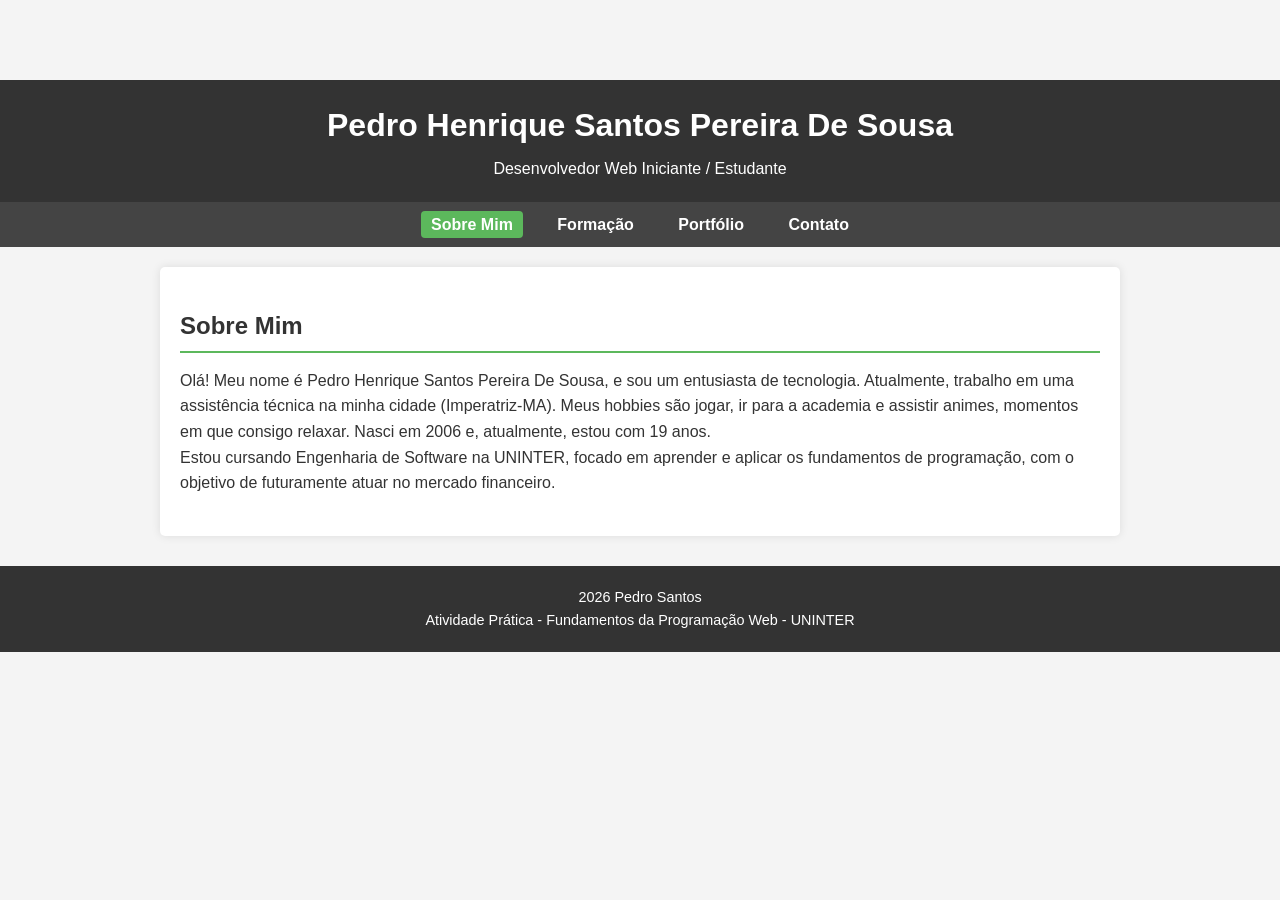
<file: index.html/index.html>
<!DOCTYPE html>
<html lang="pt-BR">
<head>
    <meta charset="UTF-8">
    <meta name="viewport" content="width=device-width, initial-scale=1.0">
    <title>Sobre Mim - Pedro Henrique Santos Pereira De Sousa</title>
    <link rel="stylesheet" href="css.css">
</head>
<body>
    <header class="header">
        <h1>Pedro Henrique Santos Pereira De Sousa</h1>
        <p>Desenvolvedor Web Iniciante / Estudante</p>
    </header>

    <nav>
        <ul>
            <li><a href="index.html" class="nav-link active">Sobre Mim</a></li>
            <li><a href="formacao.html" class="nav-link">Formação</a></li>
            <li><a href="portfolio.html" class="nav-link">Portfólio</a></li>
            <li><a href="contato.html" class="nav-link">Contato</a></li>
        </ul>
    </nav>

    <main>
        <section id="sobre-mim">
            <h2>Sobre Mim</h2>
            <p>Olá! Meu nome é Pedro Henrique Santos Pereira De Sousa, e sou um entusiasta de tecnologia. Atualmente, trabalho em uma assistência técnica na minha cidade (Imperatriz-MA). Meus hobbies são jogar, ir para a academia e assistir animes, momentos em que consigo relaxar. Nasci em 2006 e, atualmente, estou com 19 anos.</p>
            <p>Estou cursando Engenharia de Software na UNINTER, focado em aprender e aplicar os fundamentos de programação, com o objetivo de futuramente atuar no mercado financeiro.</p>
        </section>
    </main>

    <footer>
        <p> <span id="currentYear"></span> Pedro Santos</p>
        <p>Atividade Prática - Fundamentos da Programação Web - UNINTER</p>
    </footer>

    <script>
        document.getElementById('currentYear').textContent = new Date().getFullYear();
    </script>
</body>
</html>
</file>
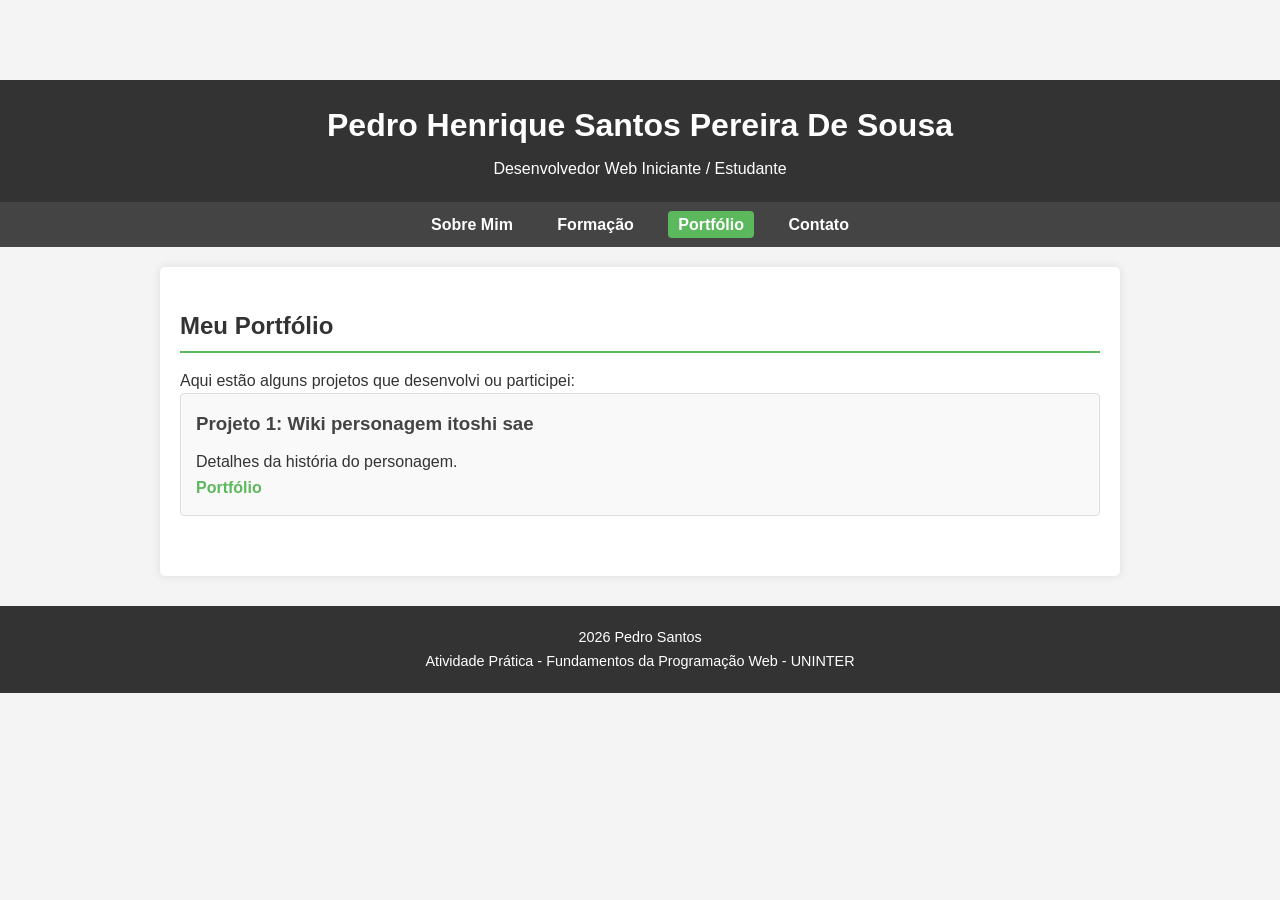
<file: index.html/portfolio.html>
<!DOCTYPE html>
<html lang="pt-BR">
<head>
    <meta charset="UTF-8">
    <meta name="viewport" content="width=device-width, initial-scale=1.0">
    <title>Portfólio - Pedro Henrique Santos Pereira De Sousa</title>
    <link rel="stylesheet" href="css.css">
</head>
<body>
    <header>
        <h1>Pedro Henrique Santos Pereira De Sousa</h1>
        <p>Desenvolvedor Web Iniciante / Estudante</p>
    </header>

    <nav>
        <ul>
            <li><a href="index.html" class="nav-link">Sobre Mim</a></li>
            <li><a href="formacao.html" class="nav-link">Formação</a></li>
            <li><a href="portfolio.html" class="nav-link active">Portfólio</a></li>
            <li><a href="contato.html" class="nav-link">Contato</a></li>
        </ul>
    </nav>

    <main>
        <section id="portfolio">
            <h2>Meu Portfólio</h2>
            <p>Aqui estão alguns projetos que desenvolvi ou participei:</p>
            <div class="portfolio-item">
                <h3>Projeto 1: Wiki personagem itoshi sae</h3>
                <p>Detalhes da história do personagem.</p>
                <a href="itoshisae/itoshisae.html" class="nav-link">Portfólio</a>
            </div>
        </section>
    </main>

    <footer>
        <p> <span id="currentYear"></span> Pedro Santos</p>
        <p>Atividade Prática - Fundamentos da Programação Web - UNINTER</p>
    </footer>

    <script>
        document.getElementById('currentYear').textContent = new Date().getFullYear();
    </script>
</body>
</html>
</file>
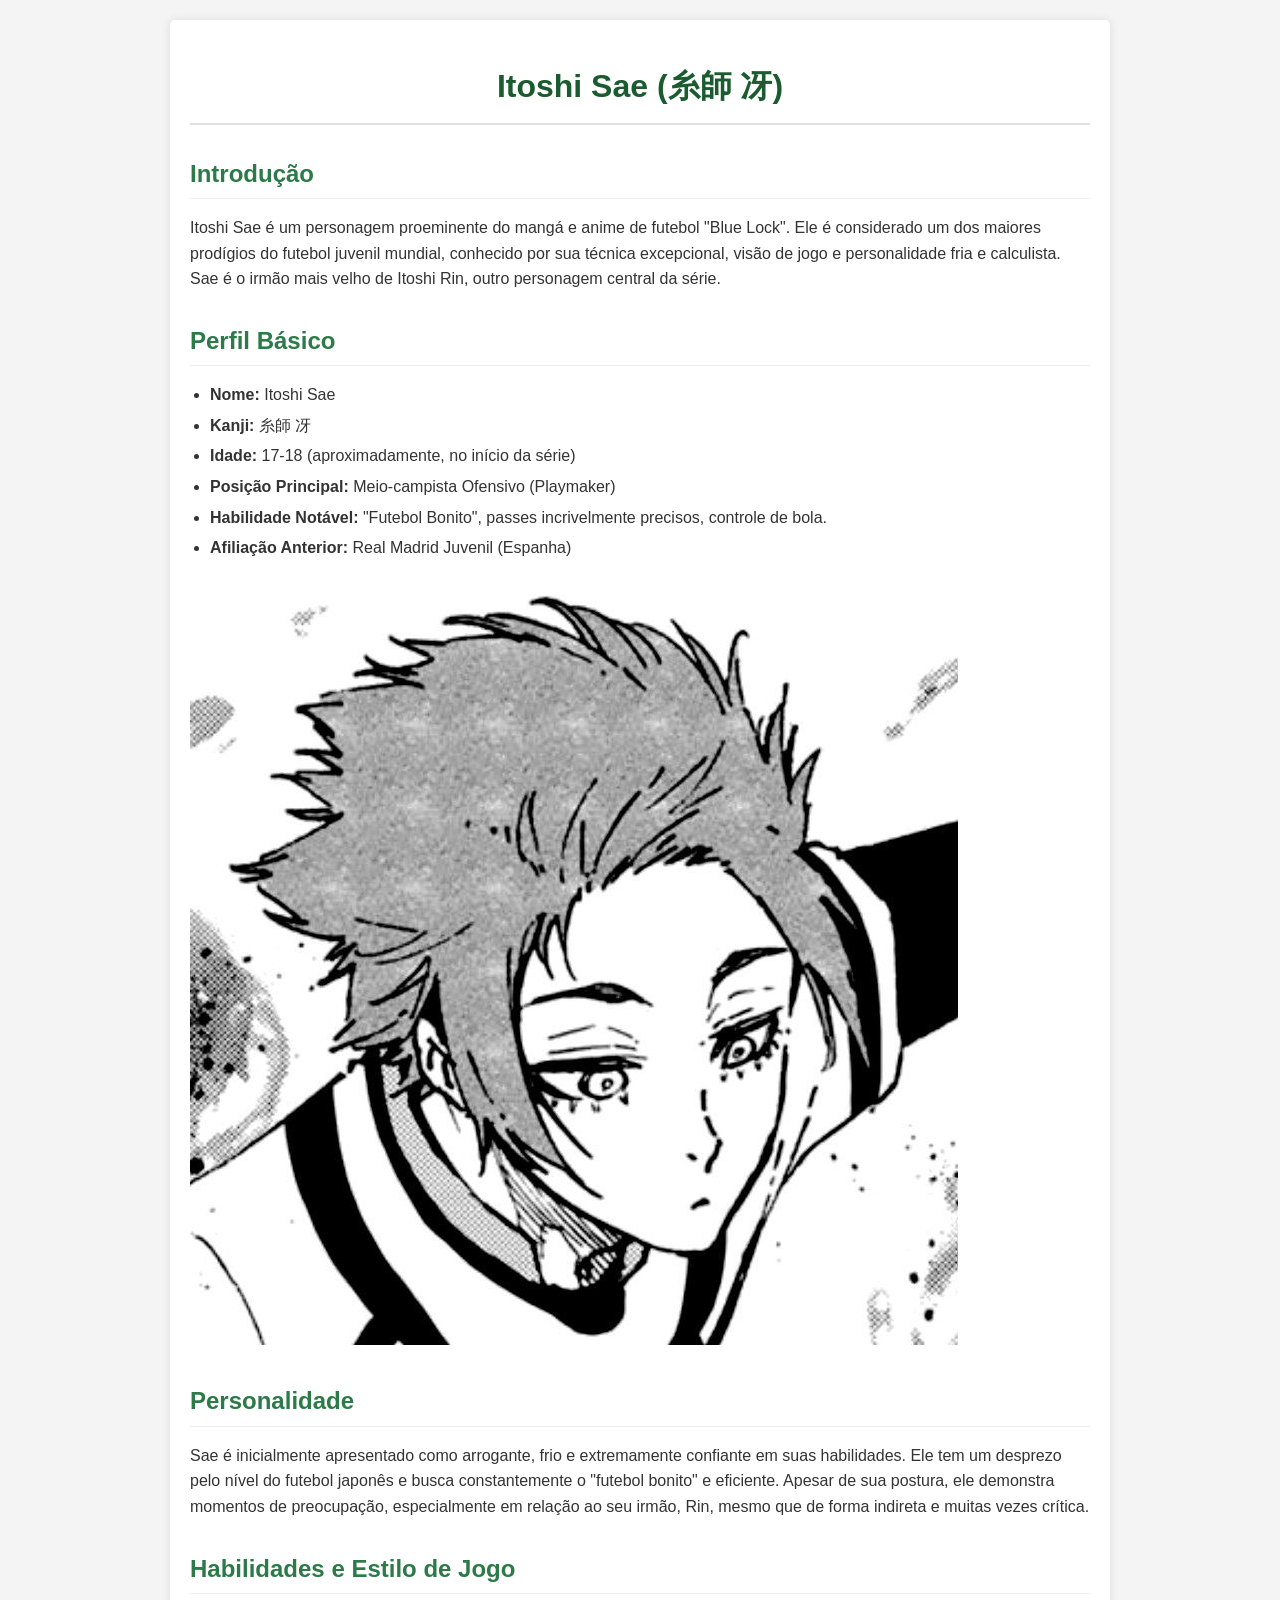
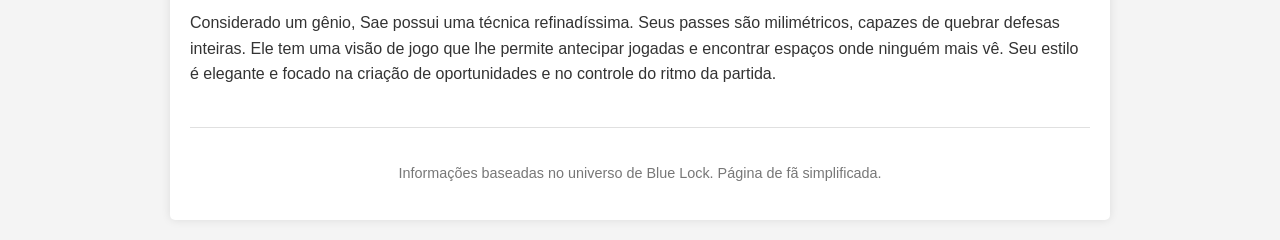
<file: index.html/itoshisae/itoshisae.html>
<!DOCTYPE html>
<html lang="pt-BR">
<head>
    <meta charset="UTF-8">
    <meta name="viewport" content="width=device-width, initial-scale=1.0">
    <title>Wiki: Itoshi Sae</title>
    <link rel="stylesheet" href="css itoshi sae.css">
</head>
<body>
    <div class="container">
        <header>
            <h1>Itoshi Sae (糸師 冴)</h1>
        </header>

        <section id="introducao">
            <h2>Introdução</h2>
            <p>
                Itoshi Sae é um personagem proeminente do mangá e anime de futebol "Blue Lock".
                Ele é considerado um dos maiores prodígios do futebol juvenil mundial, conhecido por
                sua técnica excepcional, visão de jogo e personalidade fria e calculista.
                Sae é o irmão mais velho de Itoshi Rin, outro personagem central da série.
            </p>
        </section>

        <section id="perfil">
            <h2>Perfil Básico</h2>
            <ul>
                <li><strong>Nome:</strong> Itoshi Sae</li>
                <li><strong>Kanji:</strong> 糸師 冴</li>
                <li><strong>Idade:</strong> 17-18 (aproximadamente, no início da série)</li>
                <li><strong>Posição Principal:</strong> Meio-campista Ofensivo (Playmaker)</li>
                <li><strong>Habilidade Notável:</strong> "Futebol Bonito", passes incrivelmente precisos, controle de bola.</li>
                <li><strong>Afiliação Anterior:</strong> Real Madrid Juvenil (Espanha)</li>
            </ul>
            <img src="oisae.png" alt="Itoshi Sae" class="profile-pic">
        </section>

        <section id="personalidade">
            <h2>Personalidade</h2>
            <p>
                Sae é inicialmente apresentado como arrogante, frio e extremamente confiante em suas habilidades.
                Ele tem um desprezo pelo nível do futebol japonês e busca constantemente o "futebol bonito" e eficiente.
                Apesar de sua postura, ele demonstra momentos de preocupação, especialmente em relação ao seu irmão, Rin,
                mesmo que de forma indireta e muitas vezes crítica.
            </p>
        </section>

        <section id="habilidades">
            <h2>Habilidades e Estilo de Jogo</h2>
            <p>
                Considerado um gênio, Sae possui uma técnica refinadíssima. Seus passes são milimétricos, capazes de
                quebrar defesas inteiras. Ele tem uma visão de jogo que lhe permite antecipar jogadas e encontrar
                espaços onde ninguém mais vê. Seu estilo é elegante e focado na criação de oportunidades e no controle
                do ritmo da partida.
            </p>
        </section>

        <footer>
            <p>Informações baseadas no universo de Blue Lock. Página de fã simplificada.</p>
        </footer>
    </div>
</body>
</html>
</file>
<file: index.html/css.css>
* {
    margin: 0;
    padding: 0;
    box-sizing: border-box; /* Pra padding e borda não bagunçarem o tamanho das coisas */
}

/* Estilos gerais do site todo */
body {
    font-family: Arial, sans-serif; /* Tipo de letra padrão */
    line-height: 1.6; /* Espaço entre as linhas do texto */
    color: #333; /* Cor principal do texto */
    background-color: #f4f4f4; /* Corzinha de fundo suave */
    padding-top: 80px; /* Espacinho em cima se o menu for fixo. Se não for, pode tirar. */
}

/* Estilo do cabeçalho lá de cima */
header {
    background-color: #333; /* Fundo escuro pro cabeçalho */
    color: #fff; /* Letra branca no cabeçalho */
    padding: 20px 0;
    text-align: center; /* Tudo centralizado */

    /*
    position: fixed;
    top: 0;
    width: 100%;
    z-index: 1000;
    */
}

header h1 {
    margin-bottom: 5px;
}

/* Estilo do menu de navegação */
nav {
    background-color: #444; /* Fundo um pouco mais claro pro menu */
    padding: 10px 0;
    text-align: center;
    
   
}

nav ul {
    list-style-type: none; /* Tira as bolinhas da lista do menu */
}

nav ul li {
    display: inline; /* Itens do menu um do lado do outro */
    margin-right: 20px;
}

nav ul li:last-child {
    margin-right: 0; /* O último item não precisa de margem à direita */
}

nav ul li a {
    color: #fff; /* Cor dos links do menu */
    text-decoration: none; /* Tira o sublinhado dos links */
    font-weight: bold; /* Letra em negrito */
    padding: 5px 10px;
    border-radius: 4px; /* Cantinhos arredondados */
    transition: background-color 0.3s ease; /* Efeitinho suave quando passa o mouse */
}


nav ul li a:hover,
nav ul li a.active {
    background-color: #5cb85c; /* Corzinha verde pra destacar */
    color: #fff;
}


main {
    max-width: 960px; /* Largura máxima pra não ficar muito largão */
    margin: 20px auto; /* Centraliza na tela e dá um respiro em cima e embaixo */
    padding: 20px;
    background-color: #fff; /* Fundo branco pra área de conteúdo */
    border-radius: 5px; /* Cantinhos arredondados */
    box-shadow: 0 0 10px rgba(0,0,0,0.1); /* Sombrinha leve pra dar um tchan */
}

/* Estilo das seções <section> dentro de cada página */
section {
    padding: 20px 0; /* Espacinho dentro da seção */
    border-bottom: 1px solid #eee; /* Linha fininha pra separar, se quiser */
}

/* Tira a borda da última seção da página, se tiver mais de uma */
main section:last-of-type {
    border-bottom: none;
}

section h2 {
    color: #333;
    margin-bottom: 15px;
    padding-bottom: 5px;
    border-bottom: 2px solid #5cb85c; /* Linha verde embaixo do título da seção */
}

/* Coisas específicas pros itens do portfólio */
.portfolio-item {
    margin-bottom: 20px;
    padding: 15px;
    background-color: #f9f9f9; /* Um fundo um pouquinho diferente pro item */
    border: 1px solid #ddd;
    border-radius: 4px;
}

.portfolio-item h3 {
    margin-bottom: 10px;
    color: #444;
}

.portfolio-item a { /* Link dentro do item do portfólio */
    color: #5cb85c; /* Verde também */
    text-decoration: none;
    font-weight: bold;
}
.portfolio-item a:hover {
    text-decoration: underline; /* Sublinha quando passa o mouse */
}

/* Estilo do formulário de contato */
#form-contato div {
    margin-bottom: 15px; /* Espacinho entre os campos */
}

#form-contato label {
    display: block; /* Faz o nome do campo (label) ficar numa linha só */
    margin-bottom: 5px;
    font-weight: bold;
}

#form-contato input[type="text"],
#form-contato input[type="email"],
#form-contato textarea {
    width: 100%; /* Campos ocupam a largura toda */
    padding: 10px;
    border: 1px solid #ddd;
    border-radius: 4px;
    font-family: Arial, sans-serif; /* Mesma fonte do resto */
}

#form-contato textarea {
    resize: vertical; /* Deixa aumentar a altura da caixa de mensagem */
}

#form-contato button[type="submit"] { /* Botão de enviar */
    background-color: #5cb85c; /* Verde nele! */
    color: white;
    padding: 10px 20px;
    border: none; /* Sem borda no botão */
    border-radius: 4px;
    cursor: pointer; /* Mostra a mãozinha pra clicar */
    font-size: 16px;
}

#form-contato button[type="submit"]:hover {
    background-color: #4cae4c; /* Um verde um pouco mais escuro quando passa o mouse */
}

/* Estilo do rodapé, lá no finalzão da página */
footer {
    text-align: center;
    padding: 20px;
    margin-top: 30px;
    background-color: #333; /* Fundo escuro igual ao cabeçalho */
    color: #fff; /* Letra branca */
    font-size: 0.9em; /* Letra um pouquinho menor */
}

/* Ajustes pra telas menores (celular, tablet) */
@media (max-width: 600px) {
    nav ul li {
        display: block; /* Itens do menu um embaixo do outro */
        margin-right: 0;
        margin-bottom: 10px;
    }
    nav ul li:last-child {
        margin-bottom: 0;
    }

    
    body {
        padding-top: 0;
    }

    
}
</file>
<file: index.html/itoshisae/css itoshi sae.css>
/* Estilos bem básicos para a página do Sae */

body {
    font-family: Arial, sans-serif; /* Uma fonte simples e legível */
    line-height: 1.6; /* Espaçamento entre linhas para facilitar a leitura */
    margin: 0;
    padding: 0;
    background-color: #f4f4f4; /* Um cinza bem clarinho para o fundo */
    color: #333; /* Cor do texto principal */
}

.container {
    width: 80%; /* Largura do conteúdo principal */
    max-width: 900px; /* Largura máxima para não ficar muito esticado em telas grandes */
    margin: 20px auto; /* Centraliza o container e dá um espaço em cima/baixo */
    padding: 20px;
    background-color: #fff; /* Fundo branco para a área de conteúdo */
    border-radius: 5px; /* Cantinhos levemente arredondados */
    box-shadow: 0 0 10px rgba(0,0,0,0.1); /* Uma sombrinha leve */
}

header h1 {
    color: #1a5c2f; /* Um verde escuro, lembrando um campo ou cores associadas a ele */
    text-align: center;
    margin-bottom: 20px;
    border-bottom: 2px solid #e0e0e0; /* Linha sutil abaixo do título */
    padding-bottom: 10px;
}

h2 {
    color: #2c7a48; /* Um tom de verde um pouco mais claro para os subtítulos */
    margin-top: 30px; /* Espaço antes de cada seção */
    margin-bottom: 10px;
    border-bottom: 1px solid #eee;
    padding-bottom: 5px;
}

p {
    margin-bottom: 15px; /* Espaço abaixo dos parágrafos */
}

ul {
    list-style-type: disc; /* Estilo de bolinha padrão para listas */
    padding-left: 20px; /* Recuo para a lista */
}

ul li {
    margin-bottom: 5px; /* Espacinho entre os itens da lista */
}

strong {
    color: #333; /* Deixa o texto em negrito um pouco mais destacado */
}

footer {
    text-align: center;
    margin-top: 40px;
    padding-top: 20px;
    border-top: 1px solid #e0e0e0;
    font-size: 0.9em;
    color: #777;
    /* ... (código CSS anterior) ... */
}
</file>
